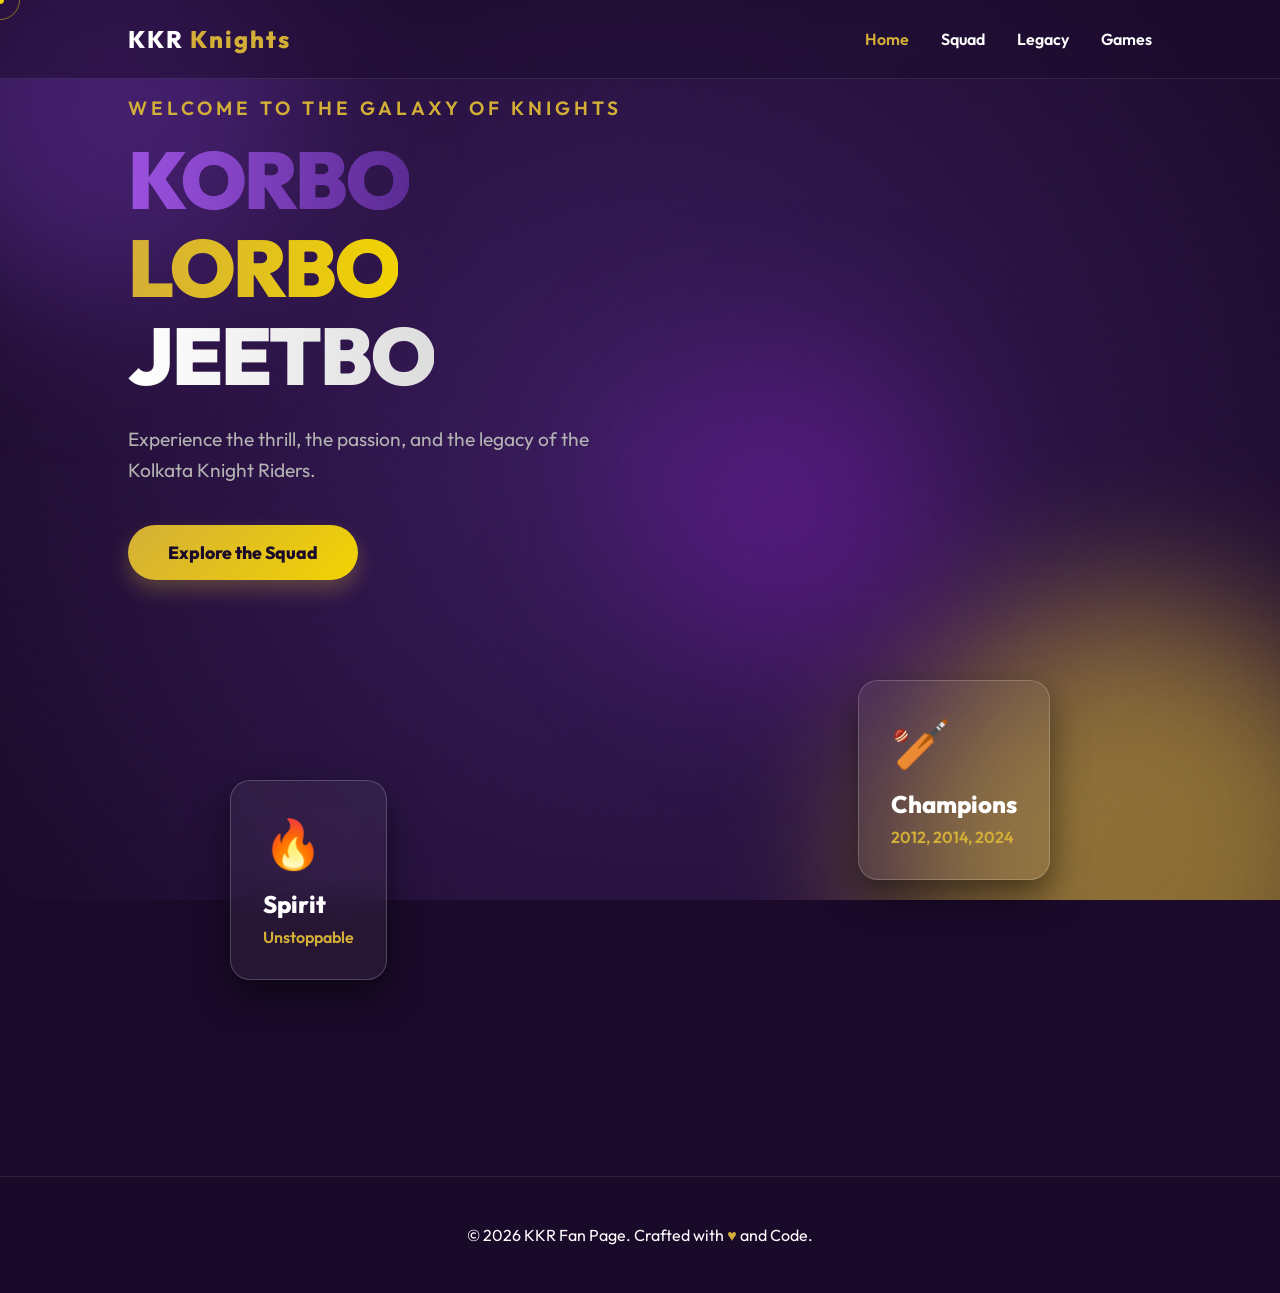
<file: index.html>
<!DOCTYPE html>
<html lang="en">
<head>
    <meta charset="UTF-8">
    <meta name="viewport" content="width=device-width, initial-scale=1.0">
    <title>Kolkata Knight Riders | Korbo Lorbo Jeetbo</title>
    <meta name="description" content="A premium fan page for Kolkata Knight Riders featuring abstract animations and modern design.">
    <!-- Google Fonts -->
    <link rel="preconnect" href="https://fonts.googleapis.com">
    <link rel="preconnect" href="https://fonts.gstatic.com" crossorigin>
    <link href="https://fonts.googleapis.com/css2?family=Outfit:wght@300;400;600;800;900&display=swap" rel="stylesheet">
    <!-- CSS -->
    <link rel="stylesheet" href="style.css">
</head>
<body>
    <!-- Custom Cursor -->
    <div class="cursor"></div>
    <div class="cursor-follower"></div>

    <!-- Background Animations -->
    <div class="abstract-bg">
        <div class="orb orb-1"></div>
        <div class="orb orb-2"></div>
        <div class="orb orb-3"></div>
        <div class="noise-overlay"></div>
    </div>

    <!-- Navbar -->
    <nav class="navbar">
        <div class="logo">KKR <span class="gold">Knights</span></div>
        <ul class="nav-links">
            <li><a href="#hero">Home</a></li>
            <li><a href="#squad">Squad</a></li>
            <li><a href="#legacy">Legacy</a></li>
            <li><a href="#games">Games</a></li>
        </ul>
    </nav>

    <!-- Main Content -->
    <main id="app-router">
        <!-- Hero Section -->
        <section id="hero" class="hero page section-padding active">
            <div class="hero-content" data-parallax>
                <h2 class="hero-subtitle slide-up">Welcome to the Galaxy of Knights</h2>
                <h1 class="hero-title reveal-text">
                    <span class="purple-grad">KORBO</span><br>
                    <span class="gold-grad">LORBO</span><br>
                    <span class="white-grad">JEETBO</span>
                </h1>
                <p class="hero-desc fade-in">Experience the thrill, the passion, and the legacy of the Kolkata Knight Riders.</p>
                <a href="#squad" class="btn-primary hover-effect">Explore the Squad</a>
            </div>
            <div class="hero-visual" data-parallax-reverse>
                <div class="glass-card floating-card-1">
                    <div class="card-icon">🏏</div>
                    <div class="card-text">Champions</div>
                    <div class="card-year">2012, 2014, 2024</div>
                </div>
                <div class="glass-card floating-card-2">
                    <div class="card-icon">🔥</div>
                    <div class="card-text">Spirit</div>
                    <div class="card-year">Unstoppable</div>
                </div>
            </div>
        </section>

        <!-- Squad Section -->
        <section id="squad" class="squad page section-padding">
            <div class="section-header fade-in-scroll">
                <h2>The 2026 <span class="gold">Gladiators</span></h2>
                <p>The stellar lineup ready to conquer.</p>
            </div>
            <div class="squad-grid">
                <div class="player-card glass-panel fade-in-scroll">
                    <div class="player-image-placeholder p1"></div>
                    <div class="player-info">
                        <h3>Shreyas Iyer</h3>
                        <p class="role">Captain</p>
                    </div>
                </div>
                <div class="player-card glass-panel fade-in-scroll" style="transition-delay: 100ms;">
                    <div class="player-image-placeholder p2"></div>
                    <div class="player-info">
                        <h3>Andre Russell</h3>
                        <p class="role">All-Rounder</p>
                    </div>
                </div>
                <div class="player-card glass-panel fade-in-scroll" style="transition-delay: 200ms;">
                    <div class="player-image-placeholder p3"></div>
                    <div class="player-info">
                        <h3>Sunil Narine</h3>
                        <p class="role">Spinner/All-Rounder</p>
                    </div>
                </div>
                <div class="player-card glass-panel fade-in-scroll" style="transition-delay: 300ms;">
                    <div class="player-image-placeholder p4"></div>
                    <div class="player-info">
                        <h3>Rinku Singh</h3>
                        <p class="role">Finisher</p>
                    </div>
                </div>
                <div class="player-card glass-panel fade-in-scroll" style="transition-delay: 400ms;">
                    <div class="player-image-placeholder p5"></div>
                    <div class="player-info">
                        <h3>Varun Chakaravarthy</h3>
                        <p class="role">Mystery Spinner</p>
                    </div>
                </div>
                <div class="player-card glass-panel fade-in-scroll" style="transition-delay: 500ms;">
                    <div class="player-image-placeholder p6"></div>
                    <div class="player-info">
                        <h3>Venkatesh Iyer</h3>
                        <p class="role">All-Rounder</p>
                    </div>
                </div>
                <div class="player-card glass-panel fade-in-scroll" style="transition-delay: 600ms;">
                    <div class="player-image-placeholder p7"></div>
                    <div class="player-info">
                        <h3>Mitchell Starc</h3>
                        <p class="role">Pacer</p>
                    </div>
                </div>
                <div class="player-card glass-panel fade-in-scroll" style="transition-delay: 700ms;">
                    <div class="player-image-placeholder p8"></div>
                    <div class="player-info">
                        <h3>Phil Salt</h3>
                        <p class="role">Wicketkeeper/Batter</p>
                    </div>
                </div>
            </div>
        </section>

        <!-- Legacy Section -->
        <section id="legacy" class="legacy page section-padding">
             <div class="section-header fade-in-scroll">
                <h2>Our <span class="gold">Legacy</span></h2>
            </div>
            <div class="legacy-content glass-panel fade-in-scroll">
                <div class="legacy-text">
                    <h3>More than just a team. It's an emotion.</h3>
                    <p>Since 2008, Kolkata Knight Riders have brought the city of joy to its feet. We don't just play cricket; we define the spirit of fighting back. Three glorious IPL titles and millions of beating hearts.</p>
                </div>
                <div class="stats-grid">
                    <div class="stat-item">
                        <span class="stat-num">3</span>
                        <span class="stat-label">IPL Titles</span>
                    </div>
                    <div class="stat-item">
                        <span class="stat-num">17+</span>
                        <span class="stat-label">Years of Glory</span>
                    </div>
                    <div class="stat-item">
                        <span class="stat-num">∞</span>
                        <span class="stat-label">Passion</span>
                    </div>
                </div>
            </div>
        </section>

        <!-- Games Section -->
        <section id="games" class="games page section-padding">
            <div class="section-header fade-in-scroll">
                <h2>Fun <span class="gold">Games</span></h2>
                <p>Test your knowledge as a true Knight!</p>
            </div>
            <div class="game-container glass-panel fade-in-scroll">
                <div id="quiz-screen" class="quiz-active">
                    <h3 class="quiz-title">KKR Trivia Challenge</h3>
                    <div class="quiz-progress">Question <span id="current-q">1</span>/5</div>
                    <div id="question-text" class="question-text">Loading question...</div>
                    <div id="options-container" class="options-grid">
                        <!-- Options injected by JS -->
                    </div>
                </div>
                <div id="result-screen" class="quiz-hidden">
                    <h3 class="quiz-title">Challenge Complete!</h3>
                    <div class="score-display">You scored: <span id="final-score" class="gold">0</span>/5</div>
                    <p id="result-message" class="result-message">Great effort!</p>
                    <button id="restart-btn" class="btn-primary hover-effect">Play Again</button>
                </div>
            </div>
        </section>
    </main>

    <footer>
        <div class="footer-content">
            <p>&copy; 2026 KKR Fan Page. Crafted with <span class="gold">♥</span> and Code.</p>
        </div>
    </footer>

    <!-- JS -->
    <script src="script.js"></script>
</body>
</html>
</file>
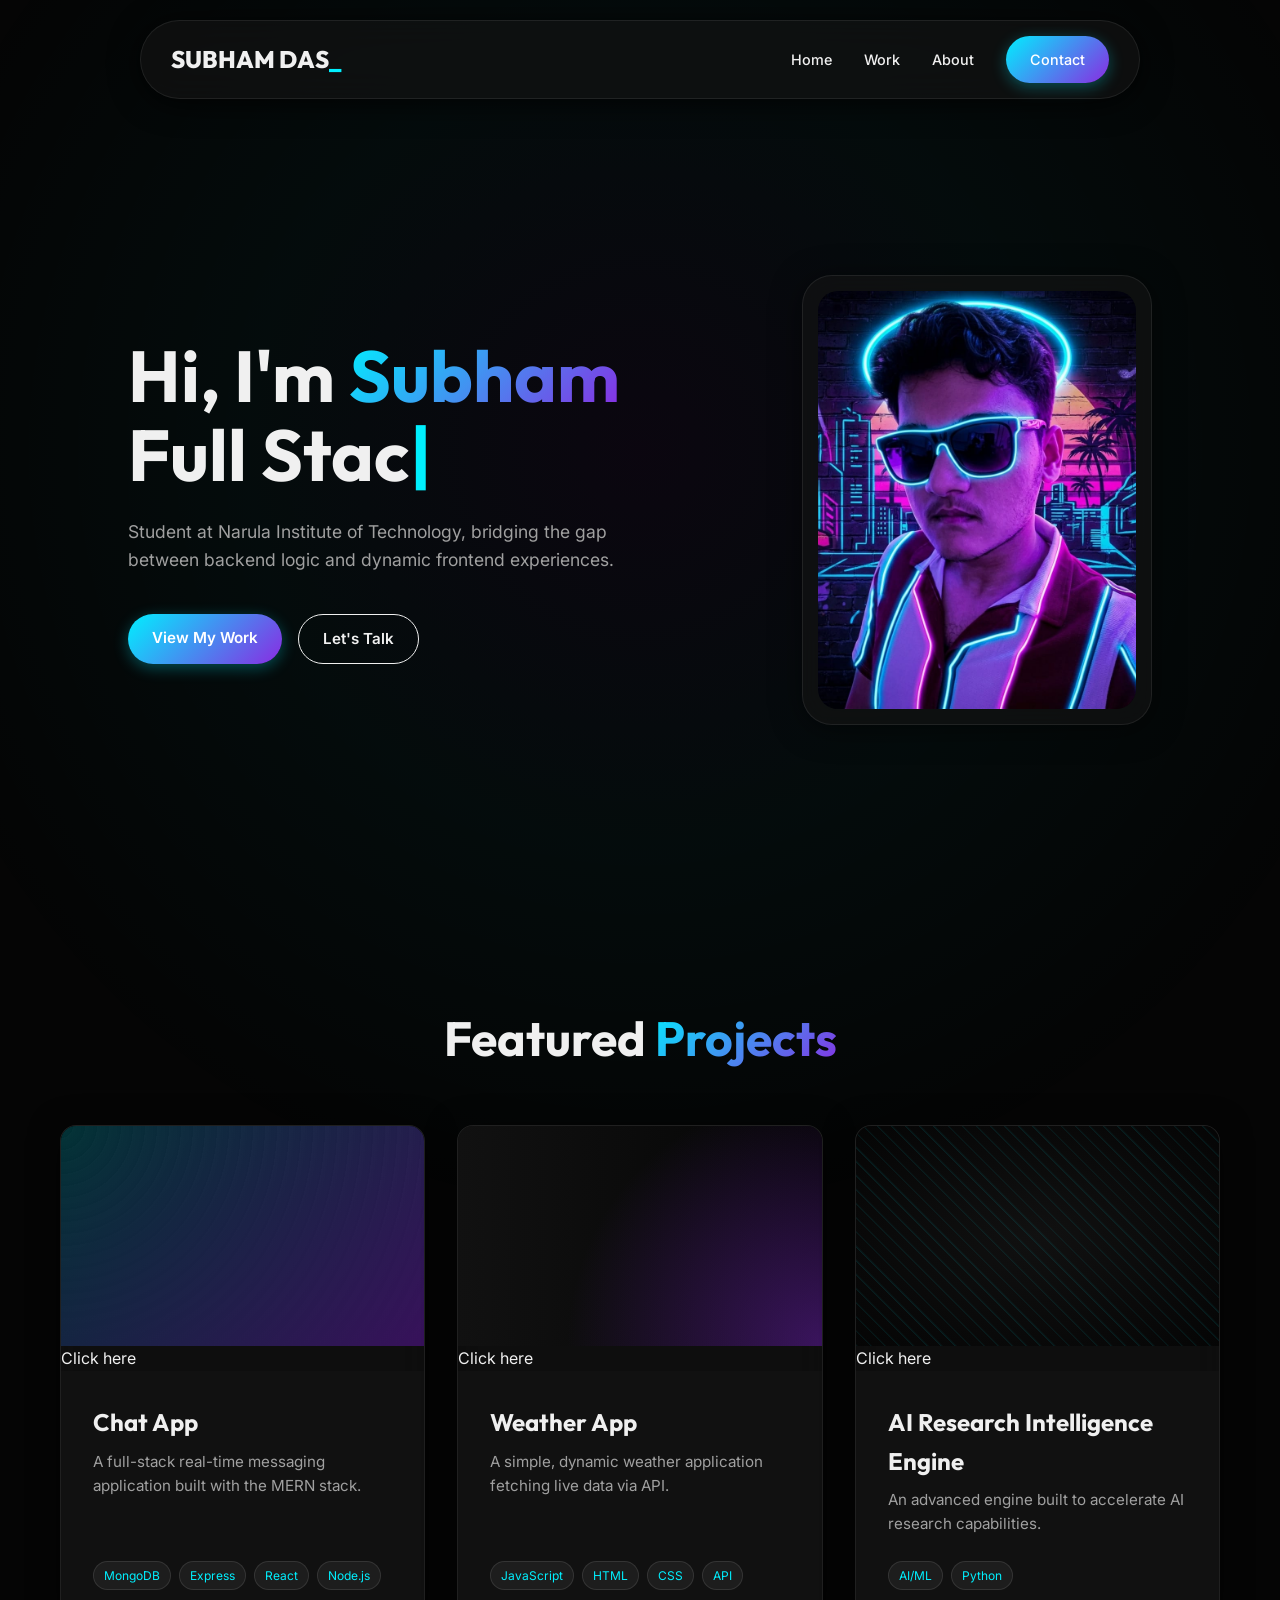
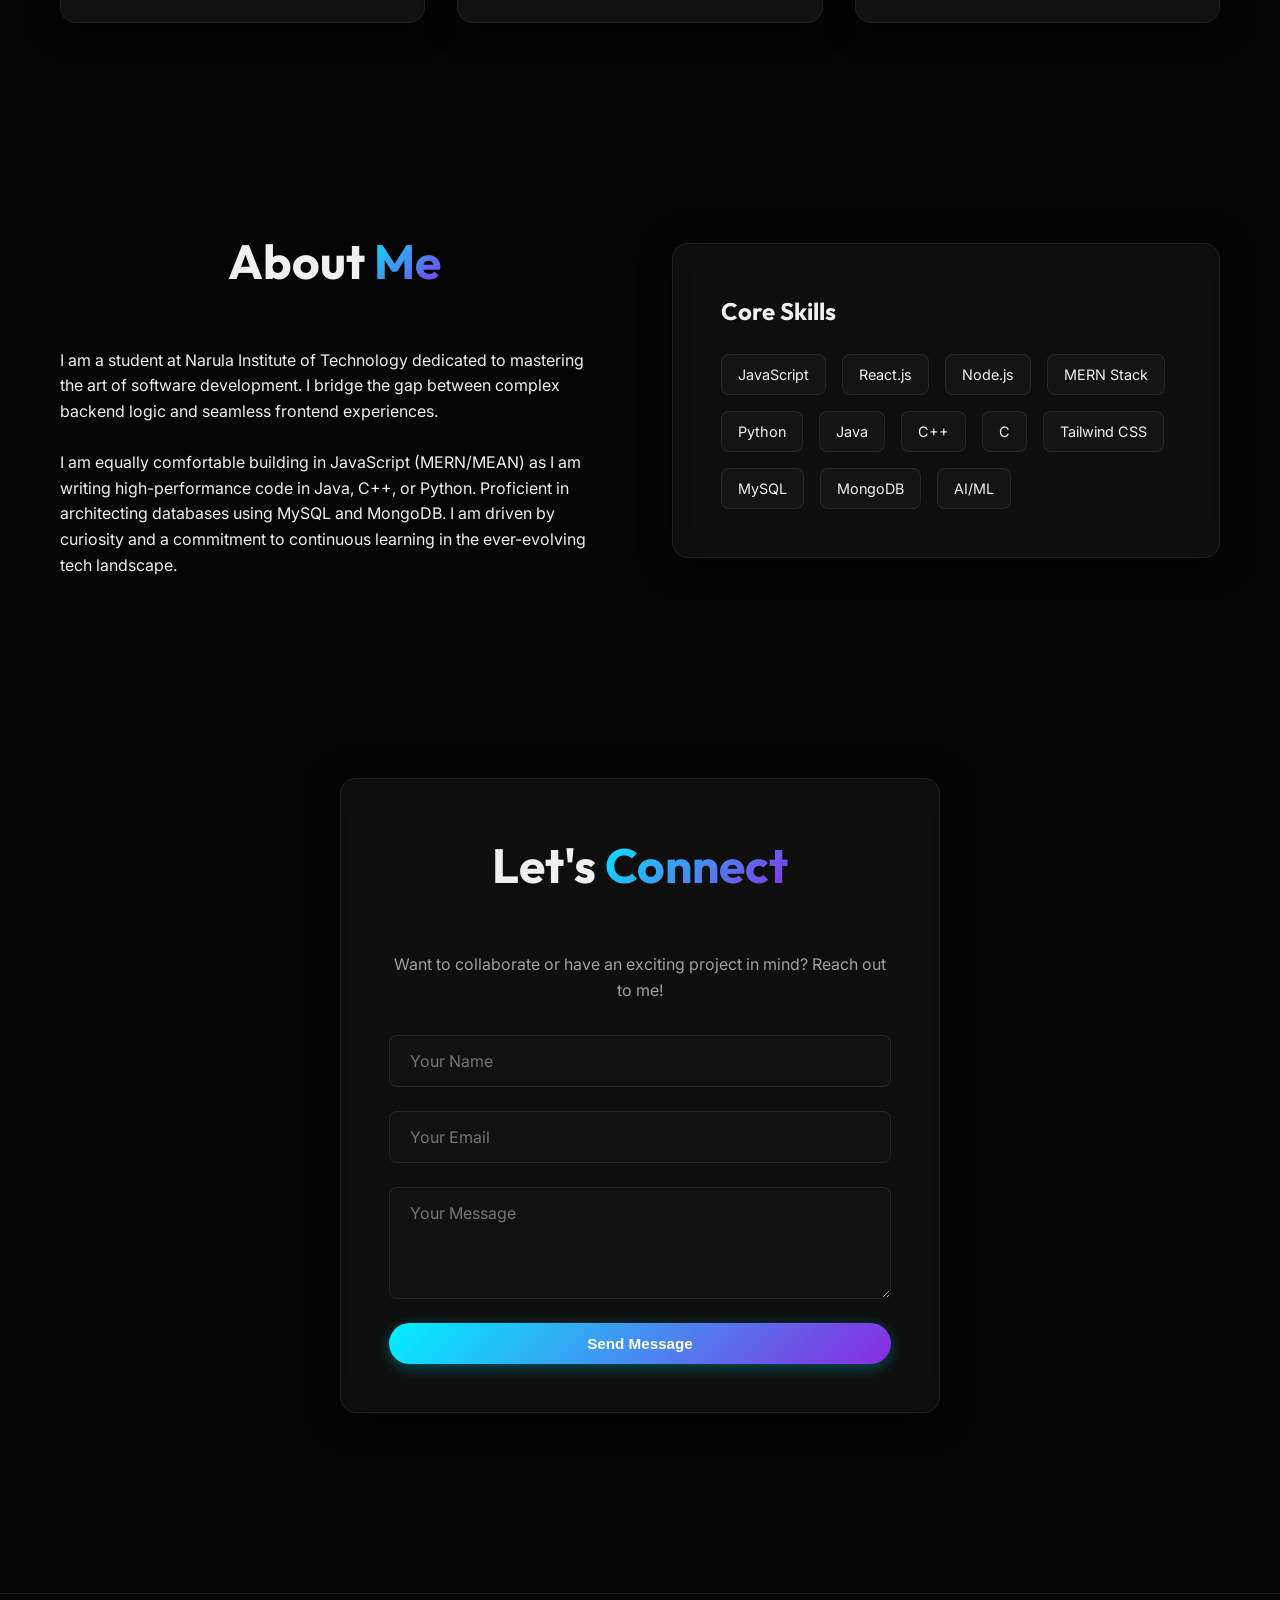
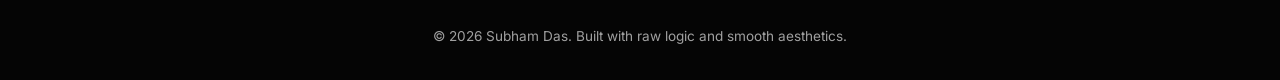
<file: Portfolio/index.html>
<!doctype html>
<html lang="en">
  <head>
    <meta charset="UTF-8" />
    <meta name="viewport" content="width=device-width, initial-scale=1.0" />
    <title>Subham Das | Portfolio</title>
    <meta
      name="description"
      content="A dynamic and interactive portfolio showcasing my work in web development and software engineering."
    />
    <link rel="stylesheet" href="style.css" />
  </head>
  <body>
    <!-- Navigation -->
    <nav class="navbar glass">
      <div class="logo">SUBHAM DAS<span>_</span></div>
      <ul class="nav-links">
        <li><a href="#home">Home</a></li>
        <li><a href="#projects">Work</a></li>
        <li><a href="#about">About</a></li>
        <li><a href="#contact" class="btn-primary">Contact</a></li>
      </ul>
    </nav>

    <!-- Hero Section -->
    <header id="home" class="hero">
      <div class="hero-content">
        <h1 class="hero-title">
          Hi, I'm <span class="gradient-text">Subham</span><br /><span
            id="typewriter"
          ></span>
        </h1>
        <p class="hero-subtitle">
          Student at Narula Institute of Technology, bridging the gap between
          backend logic and dynamic frontend experiences.
        </p>
        <div class="hero-cta">
          <a href="#projects" class="btn-primary">View My Work</a>
          <a href="#contact" class="btn-secondary">Let's Talk</a>
        </div>
      </div>
      <div class="hero-image-container">
        <div class="glass avatar-wrapper">
          <img src="profile.jpeg" alt="Subham's Avatar" class="hero-avatar" />
        </div>
      </div>
    </header>

    <!-- Projects Section -->
    <section id="projects" class="container reveal">
      <h2 class="section-title">
        Featured <span class="gradient-text">Projects</span>
      </h2>
      <div class="project-grid">
        <!-- Project 1 -->
        <article class="project-card glass">
          <div class="project-img bg-pattern-1"></div>
          <a
            href="https://github.com/Ninjacodes-rgb/Real-Time-Chat-App"
            target="_blank"
            rel="noopener noreferrer"
            >Click here</a
          >
          <div class="project-info">
            <h3>Chat App</h3>
            <p>
              A full-stack real-time messaging application built with the MERN
              stack.
            </p>
            <div class="tech-stack">
              <span>MongoDB</span><span>Express</span><span>React</span
              ><span>Node.js</span>
            </div>
          </div>
        </article>

        <!-- Project 2 -->
        <article class="project-card glass">
          <div class="project-img bg-pattern-2"></div>
          <a
            href="https://github.com/Ninjacodes-rgb/weather-app"
            target="_blank"
            rel="noopener noreferrer"
            >Click here</a
          >
          <div class="project-info">
            <h3>Weather App</h3>
            <p>
              A simple, dynamic weather application fetching live data via API.
            </p>
            <div class="tech-stack">
              <span>JavaScript</span><span>HTML</span><span>CSS</span
              ><span>API</span>
            </div>
          </div>
        </article>

        <!-- Project 3 -->
        <article class="project-card glass">
          <div class="project-img bg-pattern-3"></div>
          <a
            href="https://github.com/Ninjacodes-rgb/AI-Research-Intelligence-Engine"
            target="_blank"
            rel="noopener noreferrer"
            >Click here</a
          >
          <div class="project-info">
            <h3>AI Research Intelligence Engine</h3>
            <p>
              An advanced engine built to accelerate AI research capabilities.
            </p>
            <div class="tech-stack"><span>AI/ML</span><span>Python</span></div>
          </div>
        </article>
      </div>
    </section>

    <!-- About Section -->
    <section id="about" class="container reveal">
      <div class="about-grid">
        <div class="about-content">
          <h2 class="section-title">
            About <span class="gradient-text">Me</span>
          </h2>
          <p>
            I am a student at Narula Institute of Technology dedicated to
            mastering the art of software development. I bridge the gap between
            complex backend logic and seamless frontend experiences.
          </p>
          <br />
          <p>
            I am equally comfortable building in JavaScript (MERN/MEAN) as I am
            writing high-performance code in Java, C++, or Python. Proficient in
            architecting databases using MySQL and MongoDB. I am driven by
            curiosity and a commitment to continuous learning in the
            ever-evolving tech landscape.
          </p>
        </div>
        <div class="skills glass">
          <h3>Core Skills</h3>
          <div class="skill-tags">
            <span>JavaScript</span>
            <span>React.js</span>
            <span>Node.js</span>
            <span>MERN Stack</span>
            <span>Python</span>
            <span>Java</span>
            <span>C++</span>
            <span>C</span>
            <span>Tailwind CSS</span>
            <span>MySQL</span>
            <span>MongoDB</span>
            <span>AI/ML</span>
          </div>
        </div>
      </div>
    </section>

    <!-- Contact Section -->
    <section id="contact" class="container reveal">
      <div class="contact-wrapper glass">
        <h2 class="section-title">
          Let's <span class="gradient-text">Connect</span>
        </h2>
        <p>
          Want to collaborate or have an exciting project in mind? Reach out to
          me!
        </p>
        <form class="contact-form" onsubmit="event.preventDefault()">
          <input
            type="text"
            placeholder="Your Name"
            required
            class="glass-input"
          />
          <input
            type="email"
            placeholder="Your Email"
            required
            class="glass-input"
          />
          <textarea
            rows="4"
            placeholder="Your Message"
            required
            class="glass-input"
          ></textarea>
          <button type="submit" class="btn-primary" style="width: 100%">
            Send Message
          </button>
        </form>
      </div>
    </section>

    <footer class="footer">
      <p>
        &copy;
        <script>
          document.write(new Date().getFullYear());
        </script>
        Subham Das. Built with raw logic and smooth aesthetics.
      </p>
    </footer>

    <script src="script.js"></script>
  </body>
</html>
</file>
<file: style.css>
/* Custom Properties */
:root {
    --kkr-purple: #3A1C5E;
    --kkr-purple-dark: #1B0A2A;
    --kkr-purple-light: #5B2B93;
    --kkr-gold: #D4AF37;
    --kkr-gold-bright: #F1D302;
    --text-main: #FFFFFF;
    --text-muted: #B3B3B3;
    
    --glass-bg: rgba(255, 255, 255, 0.03);
    --glass-border: rgba(255, 255, 255, 0.1);
    --glass-shadow: 0 8px 32px 0 rgba(0, 0, 0, 0.37);
    
    --font-main: 'Outfit', sans-serif;
}

/* Reset & Basics */
* {
    margin: 0;
    padding: 0;
    box-sizing: border-box;
}

html {
    scroll-behavior: smooth;
    font-size: 16px;
}

body {
    background-color: var(--kkr-purple-dark);
    color: var(--text-main);
    font-family: var(--font-main);
    overflow-x: hidden;
    cursor: none; /* Custom cursor */
}

::selection {
    background: var(--kkr-gold);
    color: var(--kkr-purple-dark);
}

/* Typography & Utilities */
.gold { color: var(--kkr-gold); }
.purple-grad { background: linear-gradient(90deg, #9b51e0, var(--kkr-purple-light)); -webkit-background-clip: text; -webkit-text-fill-color: transparent; }
.gold-grad { background: linear-gradient(90deg, var(--kkr-gold), var(--kkr-gold-bright)); -webkit-background-clip: text; -webkit-text-fill-color: transparent; }
.white-grad { background: linear-gradient(90deg, #fff, #ddd); -webkit-background-clip: text; -webkit-text-fill-color: transparent; }

.section-padding {
    padding: 6rem 10%;
}

/* Custom Cursor */
.cursor {
    width: 8px;
    height: 8px;
    background: var(--kkr-gold-bright);
    border-radius: 50%;
    position: fixed;
    pointer-events: none;
    z-index: 9999;
    transform: translate(-50%, -50%);
    transition: transform 0.1s ease;
}

.cursor-follower {
    width: 40px;
    height: 40px;
    border: 1px solid rgba(241, 211, 2, 0.5);
    border-radius: 50%;
    position: fixed;
    pointer-events: none;
    z-index: 9998;
    transform: translate(-50%, -50%);
    transition: transform 0.2s ease-out, width 0.2s, height 0.2s, background 0.2s;
}

body:hover .cursor-follower.active {
    transform: translate(-50%, -50%) scale(1.5);
    background: rgba(241, 211, 2, 0.1);
}

/* Abstract Background */
.abstract-bg {
    position: fixed;
    top: 0;
    left: 0;
    width: 100vw;
    height: 100vh;
    z-index: -1;
    overflow: hidden;
    background: radial-gradient(circle at center, var(--kkr-purple) 0%, var(--kkr-purple-dark) 100%);
}

.noise-overlay {
    position: absolute;
    top: 0;
    left: 0;
    width: 100%;
    height: 100%;
    background-image: url('data:image/svg+xml,%3Csvg viewBox="0 0 200 200" xmlns="http://www.w3.org/2000/svg"%3E%3Cfilter id="noiseFilter"%3E%3CfeTurbulence type="fractalNoise" baseFrequency="0.65" numOctaves="3" stitchTiles="stitch"/%3E%3C/filter%3E%3Crect width="100%25" height="100%25" filter="url(%23noiseFilter)"/%3E%3C/svg%3E');
    opacity: 0.03;
    mix-blend-mode: overlay;
    pointer-events: none;
}

.orb {
    position: absolute;
    border-radius: 50%;
    filter: blur(80px);
    opacity: 0.6;
    animation: float 20s infinite ease-in-out;
}

.orb-1 {
    width: 400px;
    height: 400px;
    background: var(--kkr-purple-light);
    top: -100px;
    left: -100px;
    animation-delay: 0s;
}

.orb-2 {
    width: 500px;
    height: 500px;
    background: var(--kkr-gold);
    bottom: -200px;
    right: -100px;
    animation-delay: -5s;
}

.orb-3 {
    width: 300px;
    height: 300px;
    background: #6a1b9a;
    top: 40%;
    left: 50%;
    animation-delay: -10s;
}

@keyframes float {
    0%, 100% { transform: translate(0, 0) scale(1); }
    33% { transform: translate(50px, -50px) scale(1.1); }
    66% { transform: translate(-30px, 30px) scale(0.9); }
}

/* Navbar */
.navbar {
    position: fixed;
    top: 0;
    left: 0;
    width: 100%;
    padding: 1.5rem 10%;
    display: flex;
    justify-content: space-between;
    align-items: center;
    z-index: 100;
    background: rgba(27, 10, 42, 0.5);
    backdrop-filter: blur(10px);
    border-bottom: 1px solid var(--glass-border);
}

.logo {
    font-size: 1.5rem;
    font-weight: 800;
    letter-spacing: 2px;
}

.nav-links {
    display: flex;
    gap: 2rem;
    list-style: none;
}

.nav-links a {
    color: var(--text-main);
    text-decoration: none;
    font-weight: 600;
    font-size: 1rem;
    position: relative;
    padding-bottom: 5px;
    transition: color 0.3s;
}

.nav-links a::after {
    content: '';
    position: absolute;
    bottom: 0;
    left: 0;
    width: 0;
    height: 2px;
    background: var(--kkr-gold);
    transition: width 0.3s;
}

.nav-links a:hover {
    color: var(--kkr-gold);
}

.nav-links a:hover::after {
    width: 100%;
}

/* Glassmorphism Classes */
.glass-panel {
    background: var(--glass-bg);
    backdrop-filter: blur(12px);
    -webkit-backdrop-filter: blur(12px);
    border: 1px solid var(--glass-border);
    border-radius: 20px;
    box-shadow: var(--glass-shadow);
}

/* Hero Section */
.hero {
    min-height: 100vh;
    display: flex;
    align-items: center;
    justify-content: space-between;
    position: relative;
    gap: 4rem;
}

.hero-content {
    flex: 1;
    z-index: 10;
}

.hero-visual {
    flex: 1;
    position: relative;
    height: 500px;
    perspective: 1000px;
}

.hero-subtitle {
    font-size: 1.2rem;
    color: var(--kkr-gold);
    text-transform: uppercase;
    letter-spacing: 4px;
    margin-bottom: 1rem;
    font-weight: 600;
}

.hero-title {
    font-size: 5rem;
    line-height: 1.1;
    font-weight: 900;
    margin-bottom: 1.5rem;
    letter-spacing: -2px;
}

.hero-desc {
    font-size: 1.2rem;
    color: var(--text-muted);
    max-width: 500px;
    margin-bottom: 2.5rem;
    line-height: 1.6;
}

.btn-primary {
    display: inline-block;
    padding: 1rem 2.5rem;
    background: linear-gradient(135deg, var(--kkr-gold) 0%, var(--kkr-gold-bright) 100%);
    color: var(--kkr-purple-dark);
    text-decoration: none;
    font-weight: 800;
    border-radius: 30px;
    font-size: 1.1rem;
    transition: transform 0.3s, box-shadow 0.3s;
    box-shadow: 0 10px 20px rgba(212, 175, 55, 0.3);
}

.btn-primary:hover {
    transform: translateY(-3px);
    box-shadow: 0 15px 25px rgba(212, 175, 55, 0.5);
}

.glass-card {
    position: absolute;
    background: rgba(255, 255, 255, 0.05);
    backdrop-filter: blur(15px);
    border: 1px solid rgba(255,255,255,0.2);
    border-radius: 20px;
    padding: 2rem;
    box-shadow: 0 15px 35px rgba(0,0,0,0.5);
    transition: transform 0.5s cubic-bezier(0.175, 0.885, 0.32, 1.275);
}

.floating-card-1 {
    top: 20%;
    right: 10%;
    animation: float-vertical 6s infinite ease-in-out;
}

.floating-card-2 {
    bottom: 20%;
    left: 10%;
    animation: float-vertical 7s infinite ease-in-out reverse;
}

@keyframes float-vertical {
    0%, 100% { transform: translateY(0); }
    50% { transform: translateY(-20px); }
}

.card-icon {
    font-size: 3rem;
    margin-bottom: 1rem;
}

.card-text {
    font-size: 1.5rem;
    font-weight: 800;
    margin-bottom: 0.5rem;
}

.card-year {
    color: var(--kkr-gold);
    font-weight: 600;
}

/* Squad Section */
.section-header {
    text-align: center;
    margin-bottom: 4rem;
}

.section-header h2 {
    font-size: 3rem;
    font-weight: 800;
    margin-bottom: 1rem;
}

.section-header p {
    color: var(--text-muted);
    font-size: 1.2rem;
}

.squad-grid {
    display: grid;
    grid-template-columns: repeat(auto-fit, minmax(250px, 1fr));
    gap: 2rem;
}

.player-card {
    padding: 1.5rem;
    text-align: center;
    transition: transform 0.4s ease, box-shadow 0.4s ease;
    overflow: hidden;
    position: relative;
    cursor: none;
}

.player-card:hover {
    transform: translateY(-10px);
    box-shadow: 0 20px 40px rgba(0, 0, 0, 0.5);
    border-color: rgba(212, 175, 55, 0.3);
}

.player-image-placeholder {
    width: 150px;
    height: 150px;
    border-radius: 50%;
    margin: 0 auto 1.5rem;
    background: linear-gradient(135deg, var(--kkr-purple-light), var(--kkr-purple-dark));
    border: 3px solid var(--kkr-gold);
    position: relative;
    overflow: hidden;
}

.player-image-placeholder::after {
    content: '';
    position: absolute;
    width: 100%;
    height: 100%;
    background: radial-gradient(circle, rgba(255,255,255,0.2) 0%, transparent 70%);
}

.player-info h3 {
    font-size: 1.5rem;
    font-weight: 700;
    margin-bottom: 0.5rem;
}

.player-info .role {
    color: var(--kkr-gold);
    font-weight: 600;
    font-size: 0.9rem;
    text-transform: uppercase;
    letter-spacing: 1px;
}

/* Legacy Section */
.legacy-content {
    display: flex;
    flex-wrap: wrap;
    gap: 3rem;
    padding: 4rem;
    align-items: center;
}

.legacy-text {
    flex: 1;
    min-width: 300px;
}

.legacy-text h3 {
    font-size: 2.5rem;
    font-weight: 800;
    margin-bottom: 1.5rem;
    line-height: 1.2;
}

.legacy-text p {
    color: var(--text-muted);
    font-size: 1.1rem;
    line-height: 1.8;
}

.stats-grid {
    flex: 1;
    min-width: 300px;
    display: grid;
    grid-template-columns: repeat(2, 1fr);
    gap: 2rem;
}

.stat-item {
    display: flex;
    flex-direction: column;
}

.stat-num {
    font-size: 4rem;
    font-weight: 900;
    color: var(--kkr-gold);
    line-height: 1;
    margin-bottom: 0.5rem;
    background: linear-gradient(135deg, var(--kkr-gold), var(--kkr-gold-bright));
    -webkit-background-clip: text;
    -webkit-text-fill-color: transparent;
}

.stat-label {
    font-size: 1.1rem;
    color: var(--text-muted);
    font-weight: 600;
    text-transform: uppercase;
    letter-spacing: 2px;
}

/* Footer */
footer {
    text-align: center;
    padding: 3rem 10%;
    border-top: 1px solid var(--glass-border);
    background: rgba(27, 10, 42, 0.8);
    backdrop-filter: blur(10px);
}

/* Routing & Page Visibility */
.page {
    display: none;
    opacity: 0;
    transition: opacity 0.4s ease-in-out;
}

.page.active {
    display: block;
    opacity: 1;
}

/* Trivia Game Styles */
.game-container {
    max-width: 800px;
    margin: 0 auto;
    padding: 3rem;
    text-align: center;
    position: relative;
}

.quiz-title {
    font-size: 2rem;
    font-weight: 800;
    margin-bottom: 1rem;
    color: var(--kkr-gold);
}

.quiz-progress {
    font-size: 1.1rem;
    color: var(--text-muted);
    margin-bottom: 2rem;
    font-weight: 600;
}

.question-text {
    font-size: 1.5rem;
    font-weight: 700;
    margin-bottom: 2rem;
    line-height: 1.4;
}

.options-grid {
    display: grid;
    grid-template-columns: 1fr;
    gap: 1rem;
    margin-bottom: 2rem;
}

.quiz-option {
    padding: 1rem 2rem;
    background: rgba(255, 255, 255, 0.05);
    border: 1px solid var(--glass-border);
    border-radius: 12px;
    color: var(--text-main);
    font-size: 1.2rem;
    font-weight: 600;
    cursor: pointer;
    transition: all 0.3s ease;
    font-family: var(--font-main);
}

.quiz-option:hover {
    background: rgba(212, 175, 55, 0.2);
    border-color: var(--kkr-gold);
    transform: translateY(-2px);
}

.quiz-option.correct {
    background: rgba(46, 204, 113, 0.3);
    border-color: #2ecc71;
}

.quiz-option.wrong {
    background: rgba(231, 76, 60, 0.3);
    border-color: #e74c3c;
}

.quiz-hidden {
    display: none;
}

.score-display {
    font-size: 2.5rem;
    font-weight: 800;
    margin-bottom: 1rem;
}

.result-message {
    font-size: 1.2rem;
    color: var(--text-muted);
    margin-bottom: 2rem;
}

/* Utilities for JS Animations */
.slide-up {
    opacity: 0;
    transform: translateY(30px);
    animation: slideUpAnim 1s ease forwards;
}

.fade-in {
    opacity: 0;
    animation: fadeInAnim 1s 0.5s ease forwards;
}

.fade-in-scroll {
    opacity: 0;
    transform: translateY(50px);
    transition: opacity 0.8s ease-out, transform 0.8s ease-out;
}

.fade-in-scroll.visible {
    opacity: 1;
    transform: translateY(0);
}

@keyframes slideUpAnim {
    to { opacity: 1; transform: translateY(0); }
}

@keyframes fadeInAnim {
    to { opacity: 1; }
}

/* Responsive */
@media (max-width: 900px) {
    .hero {
        flex-direction: column;
        text-align: center;
        padding-top: 120px;
    }
    
    .hero-title {
        font-size: 3.5rem;
    }
    
    .hero-desc {
        margin: 0 auto 2.5rem;
    }
    
    .hero-visual {
        width: 100%;
        height: 400px;
    }
    
    .floating-card-1 { top: 10%; right: 5%; }
    .floating-card-2 { bottom: 10%; left: 5%; }
    
    .cursor, .cursor-follower { display: none; }
    body { cursor: auto; }
    .player-card { cursor: auto; }
}
</file>
<file: Portfolio/style.css>
@import url('https://fonts.googleapis.com/css2?family=Inter:wght@300;400;500;600&family=Outfit:wght@400;600;800&display=swap');

:root {
  --bg-color: #050505;
  --surface-color: rgba(20, 20, 20, 0.6);
  --glass-border: rgba(255, 255, 255, 0.08);
  --text-primary: #f0f0f0;
  --text-secondary: #a0a0a0;
  --accent-cyan: #00f0ff;
  --accent-purple: #8a2be2;
  --gradient-primary: linear-gradient(135deg, var(--accent-cyan), var(--accent-purple));
  
  --font-heading: 'Outfit', sans-serif;
  --font-body: 'Inter', sans-serif;
}

* {
  margin: 0;
  padding: 0;
  box-sizing: border-box;
}

html {
  scroll-behavior: smooth;
}

body {
  font-family: var(--font-body);
  background-color: var(--bg-color);
  color: var(--text-primary);
  line-height: 1.6;
  overflow-x: hidden;
  position: relative;
}

/* Background animated gradient glow */
body::before {
  content: '';
  position: fixed;
  top: -50%;
  left: -50%;
  width: 200%;
  height: 200%;
  background: radial-gradient(circle at 50% 50%, rgba(138, 43, 226, 0.05) 0%, rgba(0, 240, 255, 0.03) 25%, transparent 50%);
  animation: rotateGradient 30s linear infinite;
  z-index: -1;
  pointer-events: none;
}

@keyframes rotateGradient {
  0% { transform: rotate(0deg); }
  100% { transform: rotate(360deg); }
}

a {
  text-decoration: none;
  color: inherit;
}

ul {
  list-style: none;
}

h1, h2, h3, h4 {
  font-family: var(--font-heading);
}

.container {
  max-width: 1200px;
  margin: 0 auto;
  padding: 100px 20px;
}

/* Typography & Utilities */
.gradient-text {
  background: var(--gradient-primary);
  -webkit-background-clip: text;
  -webkit-text-fill-color: transparent;
  background-clip: text;
  display: inline-block;
}

.section-title {
  font-size: 3rem;
  margin-bottom: 3rem;
  text-align: center;
}

.glass {
  background: var(--surface-color);
  backdrop-filter: blur(16px);
  -webkit-backdrop-filter: blur(16px);
  border: 1px solid var(--glass-border);
  border-radius: 16px;
  box-shadow: 0 4px 30px rgba(0, 0, 0, 0.5);
}

/* Navigation */
.navbar {
  position: fixed;
  top: 20px;
  left: 50%;
  transform: translateX(-50%);
  width: 90%;
  max-width: 1000px;
  display: flex;
  justify-content: space-between;
  align-items: center;
  padding: 15px 30px;
  border-radius: 100px;
  z-index: 1000;
  transition: all 0.3s ease;
}

.logo {
  font-family: var(--font-heading);
  font-size: 1.5rem;
  font-weight: 800;
  color: var(--text-primary);
}

.logo span {
  color: var(--accent-cyan);
  animation: blink 1s step-end infinite;
}

@keyframes blink {
  50% { opacity: 0; }
}

.nav-links {
  display: flex;
  gap: 2rem;
  align-items: center;
}

.nav-links a {
  font-size: 0.9rem;
  font-weight: 500;
  transition: color 0.3s ease;
}

.nav-links a:hover {
  color: var(--accent-cyan);
}

/* Buttons */
.btn-primary, .btn-secondary {
  padding: 12px 24px;
  border-radius: 100px;
  font-weight: 600;
  cursor: pointer;
  transition: all 0.3s ease;
  font-size: 0.95rem;
  display: inline-block;
  text-align: center;
}

.btn-primary {
  background: var(--gradient-primary);
  color: #fff;
  border: none;
  box-shadow: 0 4px 15px rgba(0, 240, 255, 0.3);
}

.btn-primary:hover {
  transform: translateY(-2px);
  box-shadow: 0 6px 20px rgba(138, 43, 226, 0.4);
}

.btn-secondary {
  background: transparent;
  color: var(--text-primary);
  border: 1px solid var(--text-primary);
}

.btn-secondary:hover {
  background: rgba(255, 255, 255, 0.1);
  transform: translateY(-2px);
}

/* Hero Section */
.hero {
  min-height: 100vh;
  display: flex;
  align-items: center;
  justify-content: space-between;
  padding: 0 10%;
  padding-top: 100px; /* Offset for nav */
}

.hero-content {
  flex: 1;
  max-width: 600px;
}

.hero-title {
  font-size: 4.5rem;
  line-height: 1.1;
  margin-bottom: 1.5rem;
}

#typewriter::after {
  content: '|';
  color: var(--accent-cyan);
  animation: blink 1s step-end infinite;
}

.hero-subtitle {
  font-size: 1.1rem;
  color: var(--text-secondary);
  margin-bottom: 2.5rem;
}

.hero-cta {
  display: flex;
  gap: 1rem;
}

.hero-image-container {
  flex: 1;
  display: flex;
  justify-content: flex-end;
  position: relative;
}

.avatar-wrapper {
  width: 350px;
  height: 450px;
  border-radius: 30px;
  padding: 15px;
  position: relative;
  overflow: hidden;
}

.hero-avatar {
  width: 100%;
  height: 100%;
  object-fit: cover;
  border-radius: 20px;
  transition: transform 0.5s ease;
}

.avatar-wrapper:hover .hero-avatar {
  transform: scale(1.05);
}

/* Project Grid */
.project-grid {
  display: grid;
  grid-template-columns: repeat(auto-fit, minmax(350px, 1fr));
  gap: 2rem;
}

.project-card {
  display: flex;
  flex-direction: column;
  overflow: hidden;
  transition: transform 0.3s ease, box-shadow 0.3s ease;
  cursor: pointer;
}

.project-card:hover {
  transform: translateY(-10px);
  box-shadow: 0 10px 40px rgba(0, 0, 0, 0.6);
  border-color: rgba(255, 255, 255, 0.15);
}

.project-img {
  height: 220px;
  background-size: cover;
  background-position: center;
  transition: transform 0.5s ease;
}

.project-card:hover .project-img {
  transform: scale(1.05);
}

.bg-pattern-1 {
  /* Premium abstract CSS gradient */
  background: linear-gradient(135deg, rgba(0, 240, 255, 0.2), rgba(138, 43, 226, 0.4)), repeating-radial-gradient(circle at 0 0, transparent 0, #000000 12px), repeating-linear-gradient(#050505, #000000);
}

.bg-pattern-2 {
  /* Another premium CSS gradient */
  background: radial-gradient(circle at 100% 100%, rgba(138, 43, 226, 0.4) 0%, transparent 60%), linear-gradient(to right, #111, #050505);
}

.bg-pattern-3 {
  /* Third premium CSS gradient for the AI project */
  background: repeating-linear-gradient(45deg, rgba(0, 240, 255, 0.1) 0px, transparent 2px, transparent 10px), radial-gradient(var(--surface-color), #050505);
}

.project-info {
  padding: 2rem;
  flex: 1;
  display: flex;
  flex-direction: column;
  z-index: 1;
  background: var(--surface-color); /* mask the bottom over the growing image */
}

.project-info h3 {
  font-size: 1.5rem;
  margin-bottom: 0.5rem;
}

.project-info p {
  color: var(--text-secondary);
  font-size: 0.95rem;
  margin-bottom: 1.5rem;
  flex: 1;
}

.tech-stack {
  display: flex;
  gap: 0.5rem;
  flex-wrap: wrap;
}

.tech-stack span {
  font-size: 0.75rem;
  padding: 4px 10px;
  background: rgba(255, 255, 255, 0.05);
  border: 1px solid rgba(255, 255, 255, 0.1);
  border-radius: 100px;
  color: var(--accent-cyan);
}

/* About Section */
.about-grid {
  display: grid;
  grid-template-columns: 1fr 1fr;
  gap: 4rem;
  align-items: center;
}

.skills {
  padding: 3rem;
}

.skills h3 {
  font-size: 1.5rem;
  margin-bottom: 1.5rem;
}

.skill-tags {
  display: flex;
  flex-wrap: wrap;
  gap: 1rem;
}

.skill-tags span {
  padding: 8px 16px;
  background: rgba(255, 255, 255, 0.03);
  border: 1px solid var(--glass-border);
  border-radius: 8px;
  font-size: 0.9rem;
  transition: all 0.3s ease;
}

.skill-tags span:hover {
  background: rgba(255, 255, 255, 0.1);
  border-color: var(--accent-purple);
  transform: translateY(-2px);
}

/* Contact Section */
.contact-wrapper {
  max-width: 600px;
  margin: 0 auto;
  padding: 3rem;
  text-align: center;
}

.contact-wrapper p {
  color: var(--text-secondary);
  margin-bottom: 2rem;
}

.contact-form {
  display: flex;
  flex-direction: column;
  gap: 1.5rem;
}

.glass-input {
  width: 100%;
  padding: 15px 20px;
  background: rgba(255, 255, 255, 0.02);
  border: 1px solid var(--glass-border);
  border-radius: 8px;
  color: var(--text-primary);
  font-family: var(--font-body);
  font-size: 1rem;
  outline: none;
  transition: border-color 0.3s ease, background 0.3s ease;
}

.glass-input:focus {
  border-color: var(--accent-cyan);
  background: rgba(255, 255, 255, 0.05);
}

/* Footer */
.footer {
  text-align: center;
  padding: 2rem;
  border-top: 1px solid var(--glass-border);
  margin-top: 5rem;
  color: var(--text-secondary);
  font-size: 0.85rem;
}

/* Reveal Animations */
.reveal {
  opacity: 0;
  transform: translateY(50px);
  transition: all 0.8s ease-out;
}

.reveal.active {
  opacity: 1;
  transform: translateY(0);
}

/* Responsive */
@media (max-width: 900px) {
  .hero {
    flex-direction: column;
    text-align: center;
    padding-top: 150px;
  }
  
  .hero-cta {
    justify-content: center;
  }
  
  .hero-title {
    font-size: 3rem;
  }
  
  .hero-image-container {
    margin-top: 3rem;
    justify-content: center;
  }
  
  .avatar-wrapper {
    width: 300px;
    height: 380px;
  }
  
  .about-grid {
    grid-template-columns: 1fr;
  }
  
  .nav-links {
    display: none; /* simple mobile nav approach - could be a hamburger but for mvp keeping it simple */
  }
}
</file>
